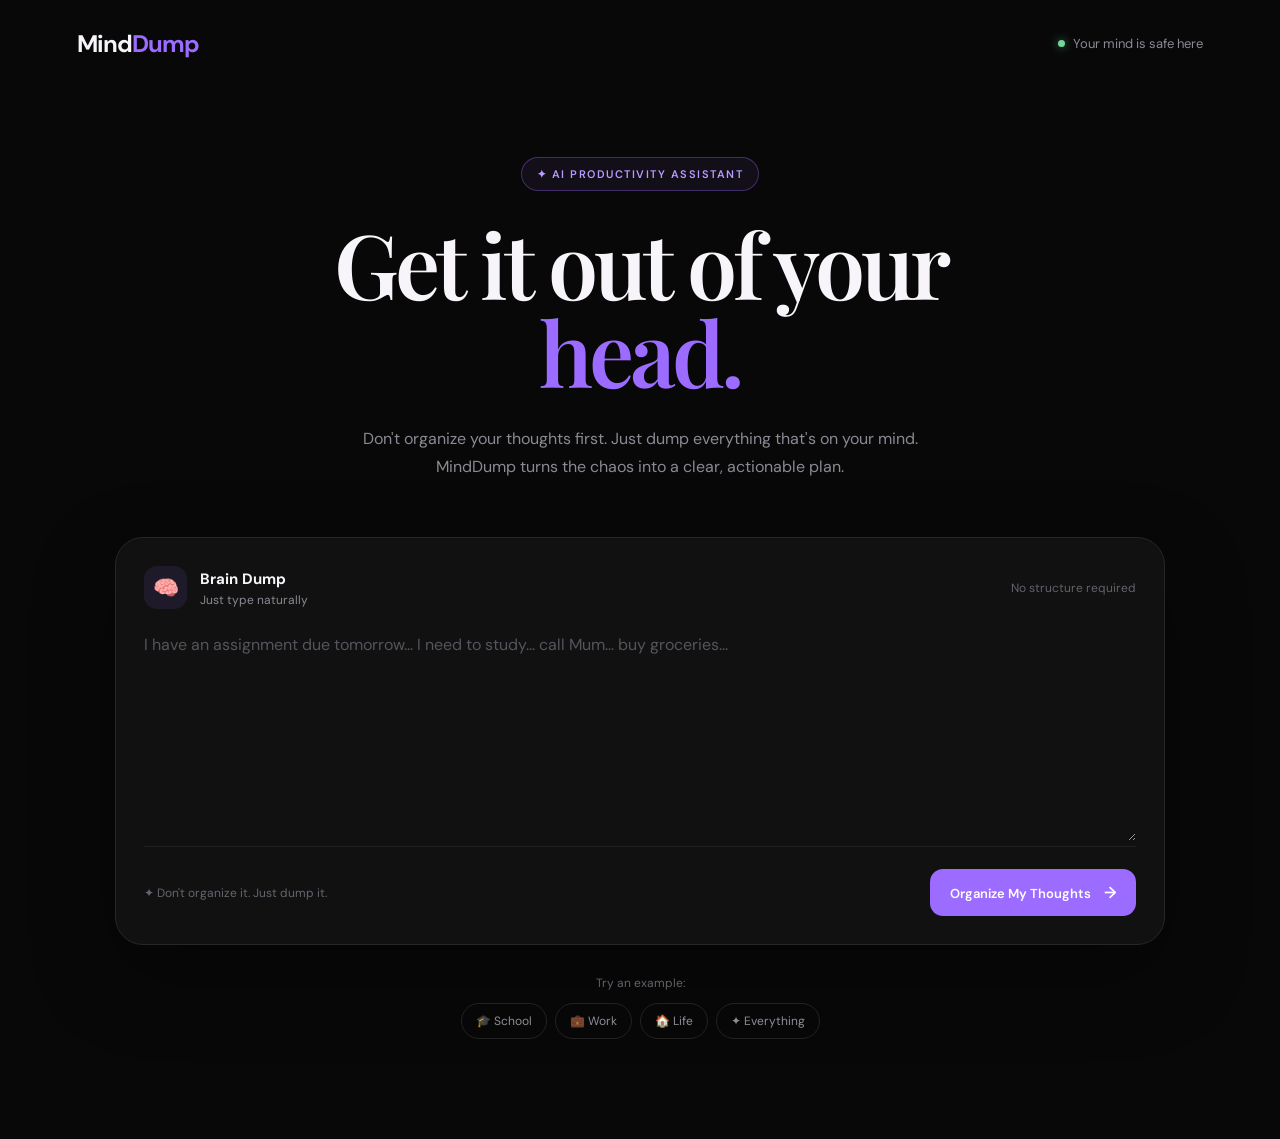
<file: index.html>
<!DOCTYPE html>
<html lang="en">
<head>
    <meta charset="UTF-8">
    <meta name="viewport" content="width=device-width, initial-scale=1.0">

    <title>MindDump — Dump It. Plan It. Do It.</title>

    <link rel="stylesheet" href="style.css">

    <link rel="preconnect" href="https://fonts.googleapis.com">
    <link rel="preconnect" href="https://fonts.gstatic.com" crossorigin>

    <link href="https://fonts.googleapis.com/css2?family=DM+Sans:wght@400;500;600;700&family=Playfair+Display:wght@500;600;700&display=swap" rel="stylesheet">
</head>

<body>

<header class="navbar">

    <div class="logo">
        Mind<span>Dump</span>
    </div>

    <div class="status">
        <span class="status-dot"></span>
        Your mind is safe here
    </div>

</header>


<main>

<!-- =========================
     HOME SCREEN
========================= -->

<section id="home-screen" class="screen active">

    <div class="hero">

        <div class="badge">
            ✦ AI PRODUCTIVITY ASSISTANT
        </div>

        <h1>
            Get it out of your
            <span>head.</span>
        </h1>

        <p>
            Don't organize your thoughts first.
            Just dump everything that's on your mind.
            MindDump turns the chaos into a clear, actionable plan.
        </p>

    </div>


    <div class="dump-card">

        <div class="input-header">

            <div class="input-title">
                <div class="brain-icon">🧠</div>

                <div>
                    <strong>Brain Dump</strong>

                    <div class="input-subtitle">
                        Just type naturally
                    </div>
                </div>
            </div>

            <div class="input-label">
                No structure required
            </div>

        </div>


        <textarea
            id="brain-dump"
            placeholder="I have an assignment due tomorrow... I need to study... call Mum... buy groceries..."
        ></textarea>


        <div class="dump-footer">

            <span class="hint">
                ✦ Don't organize it. Just dump it.
            </span>

            <button
                id="organize-btn"
                class="primary-btn"
            >
                Organize My Thoughts
                <span>→</span>
            </button>

        </div>

    </div>


    <div class="examples">

        <p>Try an example:</p>

        <div class="example-buttons">

            <button
                class="example-btn"
                data-example="school"
            >
                🎓 School
            </button>

            <button
                class="example-btn"
                data-example="work"
            >
                💼 Work
            </button>

            <button
                class="example-btn"
                data-example="life"
            >
                🏠 Life
            </button>

            <button
                class="example-btn"
                data-example="everything"
            >
                ✦ Everything
            </button>

        </div>

    </div>

</section>



<!-- =========================
     PROCESSING SCREEN
========================= -->

<section id="processing-screen" class="screen">

    <div class="processing-content">

        <div class="ai-loader">
            <div class="loader-ring"></div>
            <span>✦</span>
        </div>

        <div class="eyebrow">
            MINDDUMP AI
        </div>

        <h2>
            Organizing your thoughts.
        </h2>

        <p id="processing-message">
            Reading your thoughts...
        </p>


        <div class="processing-steps">

            <div class="processing-step">
                <span class="step-check">✓</span>
                Reading your thoughts
            </div>

            <div class="processing-step">
                <span class="step-check">✓</span>
                Identifying tasks
            </div>

            <div class="processing-step">
                <span class="step-check">✓</span>
                Detecting priorities
            </div>

            <div class="processing-step">
                <span class="step-check">✓</span>
                Building your plan
            </div>

        </div>

    </div>

</section>



<!-- =========================
     DASHBOARD
========================= -->

<section id="dashboard-screen" class="screen dashboard-screen">

    <div class="dashboard-header">

        <div class="eyebrow">
            YOUR MIND, ORGANIZED
        </div>

        <h2>
            Let's make this<br>
            manageable.
        </h2>

        <p id="summary">
            We've turned your thoughts into a plan.
        </p>

    </div>


    <!-- BRAIN LOAD -->

    <div class="brain-load-card">

        <div class="load-top">

            <div>
                <div class="load-label">
                    CURRENT BRAIN LOAD
                </div>

                <div class="load-description">
                    How much is competing for your attention
                </div>
            </div>

            <div
                id="brain-load-score"
                class="load-score"
            >
                74%
            </div>

        </div>

        <div class="progress-bar">

            <div
                id="brain-load-progress"
                class="progress-fill"
            ></div>

        </div>

    </div>


    <!-- STATS -->

    <div class="stats">

        <div class="stat-card">

            <div
                id="total-tasks"
                class="stat-number"
            >
                0
            </div>

            <div class="stat-label">
                Tasks found
            </div>

        </div>


        <div class="stat-card">

            <div
                id="urgent-tasks"
                class="stat-number urgent-number"
            >
                0
            </div>

            <div class="stat-label">
                Need attention
            </div>

        </div>


        <div class="stat-card">

            <div
                id="total-time"
                class="stat-number"
            >
                0m
            </div>

            <div class="stat-label">
                Estimated time
            </div>

        </div>

    </div>



    <!-- TASKS -->

    <div class="section-heading">

        <div>

            <div class="eyebrow">
                YOUR TASKS
            </div>

            <h3>
                Here's what you have going on.
            </h3>

        </div>

    </div>


    <div class="tasks-grid">

        <div class="task-section high">

            <div class="priority-heading">

                <span class="priority-dot"></span>

                <div>
                    <strong>High Priority</strong>
                    <small>Do these first</small>
                </div>

            </div>

            <div id="high-tasks"></div>

        </div>


        <div class="task-section medium">

            <div class="priority-heading">

                <span class="priority-dot"></span>

                <div>
                    <strong>Medium Priority</strong>
                    <small>Coming up</small>
                </div>

            </div>

            <div id="medium-tasks"></div>

        </div>


        <div class="task-section low">

            <div class="priority-heading">

                <span class="priority-dot"></span>

                <div>
                    <strong>Low Priority</strong>
                    <small>When you can</small>
                </div>

            </div>

            <div id="low-tasks"></div>

        </div>

    </div>



    <!-- =========================
         MINDFLOW
    ========================= -->

    <div class="mindflow-section">

        <div class="flow-heading">

            <div>

                <div class="eyebrow">
                    ✦ MINDFLOW
                </div>

                <h3>
                    Your plan is ready.
                </h3>

                <p>
                    Stop deciding what to do next.
                    MindFlow will guide you through it.
                </p>

            </div>

            <div class="flow-icon">
                ◉
            </div>

        </div>


        <div id="plan-list" class="plan-list"></div>


        <div class="flow-actions">

            <button
                id="start-flow-btn"
                class="primary-btn large-btn"
            >
                Start My Flow
                <span>→</span>
            </button>

            <button
                id="new-dump-btn"
                class="secondary-btn"
            >
                ← New Brain Dump
            </button>

        </div>

    </div>

</section>



<!-- =========================
     FLOW SCREEN
========================= -->

<section id="flow-screen" class="screen flow-screen">

    <div class="focus-mode">

        <div class="focus-top">

            <div class="mindflow-label">
                ✦ MINDFLOW
            </div>

            <div
                id="focus-status"
                class="focus-status"
            >
                Task 1 of 5
            </div>

        </div>


        <div class="focus-content">

            <div class="focus-task-label">
                FOCUS ON THIS
            </div>

            <h1 id="flow-task">
                Your task
            </h1>


            <div
                id="timer"
                class="timer"
            >
                60:00
            </div>


            <div class="timer-progress-container">

                <div class="timer-progress">

                    <div
                        id="timer-progress"
                        class="timer-progress-fill"
                    ></div>

                </div>

            </div>


            <p
                id="flow-message"
                class="flow-message"
            >
                One thing at a time.
            </p>


            <div class="flow-controls">

                <button
                    id="pause-btn"
                    class="flow-btn secondary-btn"
                >
                    Pause
                </button>

                <button
                    id="skip-btn"
                    class="flow-btn secondary-btn"
                >
                    Skip
                </button>

                <button
                    id="end-btn"
                    class="flow-btn danger-btn"
                >
                    End Task
                </button>

            </div>


            <div class="next-task">

                <span>UP NEXT</span>

                <strong id="next-task-name">
                    Your next task
                </strong>

                <small id="next-task-duration">
                    20 min
                </small>

            </div>

        </div>

    </div>

</section>



<!-- =========================
     BREAK SCREEN
========================= -->

<section
    id="break-screen"
    class="screen break-screen"
>

    <div class="break-mode">

        <div class="focus-top">

            <div class="mindflow-label">
                ✦ MINDFLOW
            </div>

            <div
                id="break-status"
                class="focus-status"
            >
                BREAK
            </div>

        </div>


        <div class="break-content">

            <div class="break-icon">
                ☕
            </div>

            <div class="focus-task-label">
                TAKE A BREATHER
            </div>

            <h1>
                You did that.
            </h1>

            <p class="break-subtitle">
                Step away for a moment.
                Your brain deserves a little space.
            </p>


            <div
                id="break-timer"
                class="timer break-timer"
            >
                05:00
            </div>


            <div class="timer-progress-container">

                <div class="timer-progress">

                    <div
                        id="break-progress"
                        class="timer-progress-fill"
                    ></div>

                </div>

            </div>


            <p
                id="break-message"
                class="flow-message"
            >
                Breathe. Stretch. Get some water.
            </p>


            <div class="break-next">

                <span>COMING UP</span>

                <strong id="break-next-task">
                    Your next task
                </strong>

                <small id="break-next-duration">
                    20 min
                </small>

            </div>


            <div class="flow-controls">

                <button
                    id="skip-break-btn"
                    class="flow-btn secondary-btn"
                >
                    Skip Break
                </button>

                <button
                    id="end-flow-btn"
                    class="flow-btn danger-btn"
                >
                    End Flow
                </button>

            </div>

        </div>

    </div>

</section>



<!-- =========================
     COMPLETE SCREEN
========================= -->

<section id="complete-screen" class="screen">

    <div class="complete-content">

        <div class="complete-icon">
            ✓
        </div>

        <div class="eyebrow">
            FLOW COMPLETE
        </div>

        <h2>
            You're done.
        </h2>

        <p>
            You turned mental clutter into action.
            Take a breath. You made progress.
        </p>

        <button
            id="restart-btn"
            class="primary-btn large-btn"
        >
            Start Another Dump
            <span>→</span>
        </button>

    </div>

</section>

</main>


<script src="script.js"></script>

</body>
</html>
</file>
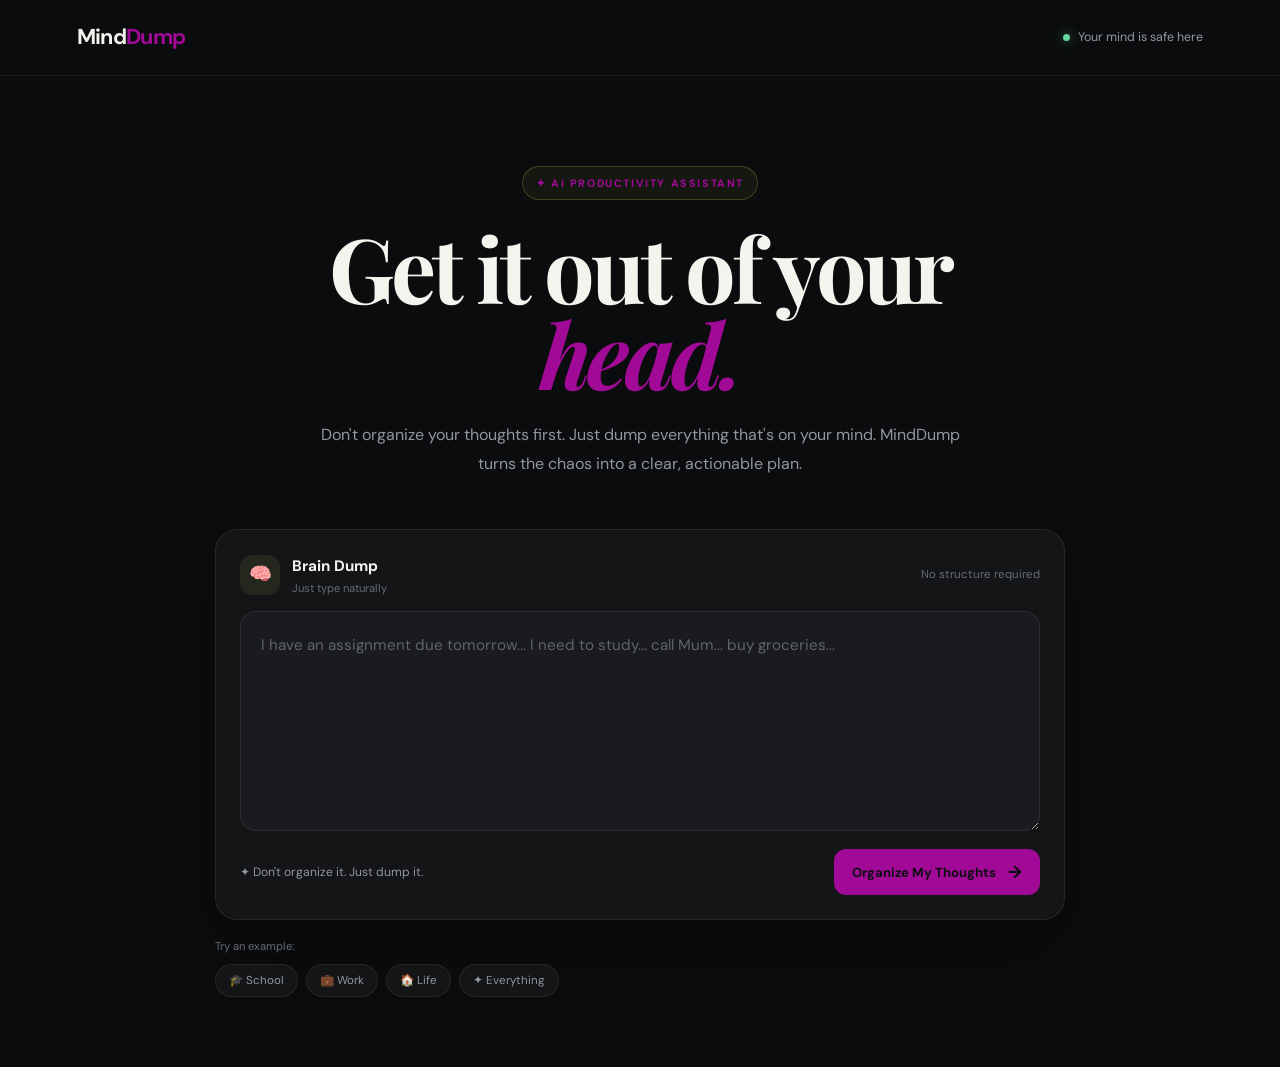
<file: first.html>
<!DOCTYPE html>
<html lang="en">
<head>
    <meta charset="UTF-8">
    <meta name="viewport" content="width=device-width, initial-scale=1.0">

    <title>MindDump — Dump It. Plan It. Do It.</title>

    <link rel="stylesheet" href="second.css">

    <link rel="preconnect" href="https://fonts.googleapis.com">
    <link rel="preconnect" href="https://fonts.gstatic.com" crossorigin>

    <link href="https://fonts.googleapis.com/css2?family=DM+Sans:wght@400;500;600;700&family=Playfair+Display:wght@500;600;700&display=swap" rel="stylesheet">
</head>

<body>

<header class="navbar">

    <div class="logo">
        Mind<span>Dump</span>
    </div>

    <div class="status">
        <span class="status-dot"></span>
        Your mind is safe here
    </div>

</header>


<main>

<!-- =========================
     HOME SCREEN
========================= -->

<section id="home-screen" class="screen active">

    <div class="hero">

        <div class="badge">
            ✦ AI PRODUCTIVITY ASSISTANT
        </div>

        <h1>
            Get it out of your
            <span>head.</span>
        </h1>

        <p>
            Don't organize your thoughts first.
            Just dump everything that's on your mind.
            MindDump turns the chaos into a clear, actionable plan.
        </p>

    </div>


    <div class="dump-card">

        <div class="input-header">

            <div class="input-title">
                <div class="brain-icon">🧠</div>

                <div>
                    <strong>Brain Dump</strong>
                    <div class="input-subtitle">
                        Just type naturally
                    </div>
                </div>
            </div>

            <div class="input-label">
                No structure required
            </div>

        </div>


        <textarea
            id="brain-dump"
            placeholder="I have an assignment due tomorrow... I need to study... call Mum... buy groceries..."
        ></textarea>


        <div class="dump-footer">

            <span class="hint">
                ✦ Don't organize it. Just dump it.
            </span>

            <button
                id="organize-btn"
                class="primary-btn"
            >
                Organize My Thoughts
                <span>→</span>
            </button>

        </div>

    </div>


    <div class="examples">

        <p>Try an example:</p>

        <div class="example-buttons">

            <button
                class="example-btn"
                data-example="school"
            >
                🎓 School
            </button>

            <button
                class="example-btn"
                data-example="work"
            >
                💼 Work
            </button>

            <button
                class="example-btn"
                data-example="life"
            >
                🏠 Life
            </button>

            <button
                class="example-btn"
                data-example="everything"
            >
                ✦ Everything
            </button>

        </div>

    </div>

</section>



<!-- =========================
     PROCESSING SCREEN
========================= -->

<section id="processing-screen" class="screen">

    <div class="processing-content">

        <div class="ai-loader">
            <div class="loader-ring"></div>
            <span>✦</span>
        </div>

        <div class="eyebrow">
            MINDDUMP AI
        </div>

        <h2>
            Organizing your thoughts.
        </h2>

        <p id="processing-message">
            Reading your thoughts...
        </p>


        <div class="processing-steps">

            <div class="processing-step">
                <span class="step-check">✓</span>
                Reading your thoughts
            </div>

            <div class="processing-step">
                <span class="step-check">✓</span>
                Identifying tasks
            </div>

            <div class="processing-step">
                <span class="step-check">✓</span>
                Detecting priorities
            </div>

            <div class="processing-step">
                <span class="step-check">✓</span>
                Building your plan
            </div>

        </div>

    </div>

</section>



<!-- =========================
     DASHBOARD
========================= -->

<section id="dashboard-screen" class="screen dashboard-screen">

    <div class="dashboard-header">

        <div class="eyebrow">
            YOUR MIND, ORGANIZED
        </div>

        <h2>
            Let's make this<br>
            manageable.
        </h2>

        <p id="summary">
            We've turned your thoughts into a plan.
        </p>

    </div>


    <!-- BRAIN LOAD -->

    <div class="brain-load-card">

        <div class="load-top">

            <div>
                <div class="load-label">
                    CURRENT BRAIN LOAD
                </div>

                <div class="load-description">
                    How much is competing for your attention
                </div>
            </div>

            <div
                id="brain-load-score"
                class="load-score"
            >
                74%
            </div>

        </div>

        <div class="progress-bar">
            <div
                id="brain-load-progress"
                class="progress-fill"
            ></div>
        </div>

    </div>


    <!-- STATS -->

    <div class="stats">

        <div class="stat-card">
            <div
                id="total-tasks"
                class="stat-number"
            >
                0
            </div>

            <div class="stat-label">
                Tasks found
            </div>
        </div>


        <div class="stat-card">
            <div
                id="urgent-tasks"
                class="stat-number urgent-number"
            >
                0
            </div>

            <div class="stat-label">
                Need attention
            </div>
        </div>


        <div class="stat-card">
            <div
                id="total-time"
                class="stat-number"
            >
                0m
            </div>

            <div class="stat-label">
                Estimated time
            </div>
        </div>

    </div>



    <!-- TASKS -->

    <div class="section-heading">

        <div>
            <div class="eyebrow">
                YOUR TASKS
            </div>

            <h3>
                Here's what you have going on.
            </h3>
        </div>

    </div>


    <div class="tasks-grid">

        <div class="task-section high">

            <div class="priority-heading">
                <span class="priority-dot"></span>

                <div>
                    <strong>High Priority</strong>
                    <small>Do these first</small>
                </div>
            </div>

            <div id="high-tasks"></div>

        </div>


        <div class="task-section medium">

            <div class="priority-heading">
                <span class="priority-dot"></span>

                <div>
                    <strong>Medium Priority</strong>
                    <small>Coming up</small>
                </div>
            </div>

            <div id="medium-tasks"></div>

        </div>


        <div class="task-section low">

            <div class="priority-heading">
                <span class="priority-dot"></span>

                <div>
                    <strong>Low Priority</strong>
                    <small>When you can</small>
                </div>
            </div>

            <div id="low-tasks"></div>

        </div>

    </div>



    <!-- MINDFLOW -->

    <div class="mindflow-section">

        <div class="flow-heading">

            <div>
                <div class="eyebrow">
                    ✦ MINDFLOW
                </div>

                <h3>
                    Your plan is ready.
                </h3>

                <p>
                    Stop deciding what to do next.
                    MindFlow will guide you through it.
                </p>
            </div>

            <div class="flow-icon">
                ◉
            </div>

        </div>


        <div id="plan-list" class="plan-list"></div>


        <div class="flow-actions">

            <button
                id="start-flow-btn"
                class="primary-btn large-btn"
            >
                Start My Flow
                <span>→</span>
            </button>

            <button
                id="new-dump-btn"
                class="secondary-btn"
            >
                ← New Brain Dump
            </button>

        </div>

    </div>

</section>



<!-- =========================
     FLOW SCREEN
========================= -->

<section id="flow-screen" class="screen flow-screen">

    <div class="focus-mode">

        <div class="focus-top">

            <div class="mindflow-label">
                ✦ MINDFLOW
            </div>

            <div
                id="focus-status"
                class="focus-status"
            >
                Task 1 of 5
            </div>

        </div>


        <div class="focus-content">

            <div class="focus-task-label">
                FOCUS ON THIS
            </div>

            <h1 id="flow-task">
                Your task
            </h1>


            <div
                id="timer"
                class="timer"
            >
                60:00
            </div>


            <div class="timer-progress-container">

                <div class="timer-progress">
                    <div
                        id="timer-progress"
                        class="timer-progress-fill"
                    ></div>
                </div>

            </div>


            <p id="flow-message" class="flow-message">
                One thing at a time.
            </p>


            <div class="flow-controls">

                <button
                    id="pause-btn"
                    class="flow-btn secondary-btn"
                >
                    Pause
                </button>

                <button
                    id="skip-btn"
                    class="flow-btn secondary-btn"
                >
                    Skip
                </button>

                <button
                    id="end-btn"
                    class="flow-btn danger-btn"
                >
                    End Task
                </button>

            </div>


            <div class="next-task">

                <span>UP NEXT</span>

                <strong id="next-task-name">
                    Your next task
                </strong>

                <small id="next-task-duration">
                    20 min
                </small>

            </div>

        </div>

    </div>

</section>



<!-- =========================
     COMPLETE SCREEN
========================= -->

<section id="complete-screen" class="screen">

    <div class="complete-content">

        <div class="complete-icon">
            ✓
        </div>

        <div class="eyebrow">
            FLOW COMPLETE
        </div>

        <h2>
            You're done.
        </h2>

        <p>
            You turned mental clutter into action.
            Take a breath. You made progress.
        </p>

        <button
            id="restart-btn"
            class="primary-btn large-btn"
        >
            Start Another Dump
            <span>→</span>
        </button>

    </div>

</section>

</main>


<script src="third.js"></script>

</body>
</html>
</file>
<file: style.css>
/* =========================================
   MINDDUMP — GLOBAL
========================================= */

* {
    margin: 0;
    padding: 0;
    box-sizing: border-box;
}

:root {
    --bg: #080808;
    --surface: #111111;
    --surface-light: #171717;
    --border: #272727;

    --purple: #9b6cff;
    --purple-light: #b99aff;
    --purple-dark: #7046d9;

    --white: #f7f5fa;
    --text: #d8d5dc;
    --muted: #8d8993;

    --danger: #e56b75;
    --success: #73d69b;

    --radius: 24px;
}

html {
    scroll-behavior: smooth;
}

body {
    background: var(--bg);
    color: var(--white);
    font-family: "DM Sans", sans-serif;
    min-height: 100vh;
}

button,
textarea {
    font-family: inherit;
}

button {
    cursor: pointer;
}

::selection {
    background: var(--purple);
    color: white;
}


/* =========================================
   NAVBAR
========================================= */

.navbar {
    width: 100%;
    padding: 28px 6vw;

    display: flex;
    justify-content: space-between;
    align-items: center;
}

.logo {
    font-size: 24px;
    font-weight: 700;
    letter-spacing: -1px;
}

.logo span {
    color: var(--purple);
}

.status {
    color: var(--muted);
    font-size: 13px;

    display: flex;
    align-items: center;
    gap: 8px;
}

.status-dot {
    width: 7px;
    height: 7px;
    border-radius: 50%;
    background: var(--success);
    box-shadow: 0 0 10px rgba(115, 214, 155, 0.6);
}


/* =========================================
   SCREEN SYSTEM
========================================= */

.screen {
    display: none;
    min-height: calc(100vh - 80px);
}

.screen.active {
    display: block;
}


/* =========================================
   HOME
========================================= */

#home-screen {
    max-width: 1100px;
    margin: 0 auto;
    padding: 70px 25px 100px;
}


/* =========================================
   HERO
========================================= */

.hero {
    text-align: center;
    max-width: 820px;
    margin: 0 auto 55px;
}

.badge {
    display: inline-flex;
    align-items: center;

    padding: 9px 15px;
    margin-bottom: 28px;

    border: 1px solid rgba(155, 108, 255, 0.35);
    border-radius: 100px;

    background: rgba(155, 108, 255, 0.07);

    color: var(--purple-light);
    font-size: 11px;
    font-weight: 600;
    letter-spacing: 1.5px;
}

.hero h1 {
    font-family: "Playfair Display", serif;
    font-size: clamp(55px, 7vw, 92px);
    line-height: 0.98;
    letter-spacing: -4px;
    font-weight: 600;
}

.hero h1 span {
    color: var(--purple);
}

.hero p {
    max-width: 620px;
    margin: 30px auto 0;

    color: var(--muted);
    font-size: 16px;
    line-height: 1.8;
}


/* =========================================
   BRAIN DUMP CARD
========================================= */

.dump-card {
    background: var(--surface);

    border: 1px solid var(--border);
    border-radius: 28px;

    padding: 28px;

    box-shadow:
        0 30px 80px rgba(0, 0, 0, 0.35);

    transition: border-color 0.3s ease;
}

.dump-card:focus-within {
    border-color: rgba(155, 108, 255, 0.5);
}

.input-header {
    display: flex;
    justify-content: space-between;
    align-items: center;

    margin-bottom: 22px;
}

.input-title {
    display: flex;
    align-items: center;
    gap: 13px;
}

.brain-icon {
    width: 43px;
    height: 43px;

    display: grid;
    place-items: center;

    border-radius: 13px;

    background: rgba(155, 108, 255, 0.1);

    font-size: 21px;
}

.input-title strong {
    font-size: 15px;
}

.input-subtitle {
    color: var(--muted);
    font-size: 12px;
    margin-top: 3px;
}

.input-label {
    color: #65616a;
    font-size: 12px;
}

textarea {
    width: 100%;
    min-height: 210px;

    resize: vertical;

    border: none;
    outline: none;

    background: transparent;

    color: var(--white);

    font-size: 16px;
    line-height: 1.8;
}

textarea::placeholder {
    color: #57535c;
}

.dump-footer {
    display: flex;
    justify-content: space-between;
    align-items: center;

    gap: 20px;

    padding-top: 22px;

    border-top: 1px solid #202020;
}

.hint {
    color: #68636e;
    font-size: 12px;
}

.primary-btn,
.secondary-btn,
.danger-btn {
    border: none;
    border-radius: 13px;

    padding: 13px 20px;

    font-size: 13px;
    font-weight: 600;

    transition:
        transform 0.2s ease,
        background 0.2s ease,
        border-color 0.2s ease;
}

.primary-btn {
    background: var(--purple);
    color: white;
}

.primary-btn:hover {
    background: var(--purple-light);
    transform: translateY(-2px);
}

.primary-btn span {
    margin-left: 10px;
    font-size: 16px;
}

.secondary-btn {
    background: transparent;
    color: var(--text);
    border: 1px solid var(--border);
}

.secondary-btn:hover {
    background: var(--surface-light);
    border-color: #3a3a3a;
}

.danger-btn {
    background: rgba(229, 107, 117, 0.08);
    color: var(--danger);
    border: 1px solid rgba(229, 107, 117, 0.2);
}

.danger-btn:hover {
    background: rgba(229, 107, 117, 0.15);
}


/* =========================================
   EXAMPLES
========================================= */

.examples {
    text-align: center;
    margin-top: 30px;
}

.examples p {
    color: #65616a;
    font-size: 12px;
    margin-bottom: 12px;
}

.example-buttons {
    display: flex;
    justify-content: center;
    gap: 8px;
    flex-wrap: wrap;
}

.example-btn {
    background: transparent;
    border: 1px solid #222;

    color: #918c97;

    border-radius: 100px;
    padding: 9px 14px;

    font-size: 12px;

    transition: all 0.2s ease;
}

.example-btn:hover {
    border-color: rgba(155, 108, 255, 0.4);
    color: var(--purple-light);
}


/* =========================================
   EYEBROW
========================================= */

.eyebrow {
    color: var(--purple-light);
    font-size: 10px;
    font-weight: 700;
    letter-spacing: 2px;
}


/* =========================================
   PROCESSING SCREEN
========================================= */

#processing-screen {
    align-items: center;
    justify-content: center;

    padding: 80px 25px;
}

#processing-screen.active {
    display: flex;
}

.processing-content {
    text-align: center;
    max-width: 500px;
}

.ai-loader {
    width: 80px;
    height: 80px;

    position: relative;

    margin: 0 auto 30px;

    display: grid;
    place-items: center;

    color: var(--purple);

    font-size: 25px;
}

.loader-ring {
    position: absolute;
    inset: 0;

    border: 2px solid #222;
    border-top-color: var(--purple);

    border-radius: 50%;

    animation: spin 1.2s linear infinite;
}

@keyframes spin {
    to {
        transform: rotate(360deg);
    }
}

.processing-content h2 {
    font-family: "Playfair Display", serif;
</file>
<file: second.css>
:root {
    --bg: #0b0c0d;
    --surface: #131517;
    --surface-2: #191b1e;
    --surface-3: #202328;

    --text: #f5f3ed;
    --muted: #92969e;
    --muted-2: #686d75;

    --accent: #a10a97;
    --accent-dark: #9f0a92;

    --red: #ff7373;
    --yellow: #ffc95c;
    --green: #65d6a0;

    --border: rgba(255, 255, 255, 0.08);

    --radius: 22px;
}


/* =========================
   RESET
========================= */

* {
    margin: 0;
    padding: 0;
    box-sizing: border-box;
}

html {
    scroll-behavior: smooth;
}

body {
    font-family: "DM Sans", sans-serif;
    background: var(--bg);
    color: var(--text);
    min-height: 100vh;
    line-height: 1.5;
}

button,
textarea {
    font-family: inherit;
}

button {
    cursor: pointer;
}


/* =========================
   NAVBAR
========================= */

.navbar {
    height: 76px;
    padding: 0 6%;
    display: flex;
    align-items: center;
    justify-content: space-between;

    border-bottom: 1px solid var(--border);
}

.logo {
    font-size: 1.35rem;
    font-weight: 700;
    letter-spacing: -0.7px;
}

.logo span {
    color: var(--accent);
}

.status {
    display: flex;
    align-items: center;
    gap: 8px;

    color: var(--muted);
    font-size: 0.78rem;
}

.status-dot {
    width: 7px;
    height: 7px;
    border-radius: 50%;
    background: var(--green);
    box-shadow: 0 0 12px rgba(101, 214, 160, 0.6);
}


/* =========================
   SCREEN SYSTEM
========================= */

.screen {
    display: none;
    width: 100%;
    min-height: calc(100vh - 76px);
    padding: 70px 6%;
}

.screen.active {
    display: block;
}


/* =========================
   TYPOGRAPHY
========================= */

.eyebrow {
    color: var(--accent);
    font-size: 0.7rem;
    font-weight: 700;
    letter-spacing: 2px;
}

h1,
h2,
h3 {
    font-family: "Playfair Display", serif;
}


/* =========================
   HOME
========================= */

#home-screen {
    max-width: 1150px;
    margin: auto;
}

.hero {
    max-width: 800px;
    margin: 20px auto 50px;
    text-align: center;
}

.badge {
    display: inline-flex;
    padding: 8px 13px;

    border: 1px solid rgba(216, 255, 100, 0.2);
    background: rgba(216, 255, 100, 0.05);

    color: var(--accent);

    border-radius: 100px;

    font-size: 0.67rem;
    font-weight: 700;
    letter-spacing: 1.6px;

    margin-bottom: 24px;
}

.hero h1 {
    font-size: clamp(3.3rem, 7vw, 6.4rem);
    line-height: 0.96;
    letter-spacing: -4px;
    margin-bottom: 25px;
}

.hero h1 span {
    color: var(--accent);
    font-style: italic;
}

.hero p {
    max-width: 650px;
    margin: auto;

    color: var(--muted);

    font-size: 1rem;
    line-height: 1.8;
}


/* =========================
   DUMP CARD
========================= */

.dump-card {
    max-width: 850px;
    margin: auto;

    background: var(--surface);

    border: 1px solid var(--border);
    border-radius: var(--radius);

    padding: 24px;

    box-shadow:
        0 30px 80px rgba(0, 0, 0, 0.25);
}

.input-header {
    display: flex;
    justify-content: space-between;
    align-items: center;

    margin-bottom: 15px;
}

.input-title {
    display: flex;
    align-items: center;
    gap: 12px;
}

.input-title strong {
    font-size: 0.95rem;
}

.input-subtitle {
    color: var(--muted-2);
    font-size: 0.7rem;
    margin-top: 2px;
}

.brain-icon {
    width: 40px;
    height: 40px;

    display: grid;
    place-items: center;

    border-radius: 12px;

    background: rgba(216, 255, 100, 0.08);

    font-size: 1.15rem;
}

.input-label {
    color: var(--muted-2);
    font-size: 0.72rem;
}

textarea {
    display: block;

    width: 100%;
    min-height: 220px;

    resize: vertical;

    background: var(--surface-2);

    border: 1px solid var(--border);
    border-radius: 16px;

    padding: 20px;

    color: var(--text);

    font-size: 0.95rem;
    line-height: 1.8;

    outline: none;

    transition: 0.25s ease;
}

textarea::placeholder {
    color: #60646b;
}

textarea:focus {
    border-color: rgba(216, 255, 100, 0.4);

    box-shadow:
        0 0 0 4px rgba(216, 255, 100, 0.04);
}

.dump-footer {
    display: flex;
    justify-content: space-between;
    align-items: center;

    gap: 20px;

    margin-top: 18px;
}

.hint {
    color: var(--muted);
    font-size: 0.76rem;
}


/* =========================
   BUTTONS
========================= */

.primary-btn,
.secondary-btn,
.danger-btn {
    border: none;

    min-height: 46px;

    padding: 0 18px;

    border-radius: 12px;

    display: inline-flex;
    align-items: center;
    justify-content: center;
    gap: 12px;

    font-size: 0.82rem;
    font-weight: 700;

    transition:
        transform 0.2s ease,
        background 0.2s ease,
        border 0.2s ease;
}

.primary-btn {
    background: var(--accent);
    color: #0d0e0f;
}

.primary-btn:hover {
    background: var(--accent-dark);
    transform: translateY(-2px);
}

.primary-btn:active,
.secondary-btn:active,
.danger-btn:active {
    transform: scale(0.97);
}

.primary-btn span {
    font-size: 1.1rem;
}

.secondary-btn {
    background: transparent;

    color: var(--text);

    border: 1px solid var(--border);
}

.secondary-btn:hover {
    background: var(--surface-2);
    border-color: rgba(255, 255, 255, 0.15);
}

.danger-btn {
    background: rgba(255, 115, 115, 0.09);
    color: var(--red);

    border: 1px solid rgba(255, 115, 115, 0.18);
}

.danger-btn:hover {
    background: rgba(255, 115, 115, 0.15);
}

.large-btn {
    min-height: 52px;
    padding: 0 24px;
}


/* =========================
   EXAMPLES
========================= */

.examples {
    max-width: 850px;
    margin: 18px auto 0;
}

.examples > p {
    color: var(--muted-2);
    font-size: 0.7rem;
    margin-bottom: 9px;
}

.example-buttons {
    display: flex;
    flex-wrap: wrap;
    gap: 8px;
}

.example-btn {
    border: 1px solid var(--border);

    background: var(--surface);

    color: var(--muted);

    padding: 8px 13px;

    border-radius: 100px;

    font-size: 0.72rem;

    transition: 0.2s ease;
}

.example-btn:hover {
    color: var(--text);

    border-color: rgba(216, 255, 100, 0.25);

    background: rgba(216, 255, 100, 0.04);
}


/* =========================
   PROCESSING
========================= */

#processing-screen {
    align-items: center;
    justify-content: center;
    text-align: center;
}

#processing-screen.active {
    display: flex;
}

.processing-content {
    width: 100%;
    max-width: 500px;
}

.ai-loader {
    position: relative;

    width: 88px;
    height: 88px;

    display: grid;
    place-items: center;

    margin: 0 auto 30px;
}

.loader-ring {
    position: absolute;
    inset: 0;

    border: 2px solid rgba(216, 255, 100, 0.1);
    border-top-color: var(--accent);

    border-radius: 50%;

    animation: spin 1s linear infinite;
}

.ai-loader span {
    color: var(--accent);
    font-size: 1.5rem;
}

.processing-content h2 {
    font-size: 2.5rem;
    line-height: 1.1;

    margin: 10px 0 12px;
}

.processing-content > p {
    color: var(--muted);
    font-size: 0.85rem;
}

.processing-steps {
    text-align: left;

    margin-top: 32px;

    padding: 17px 20px;

    background: var(--surface);

    border: 1px solid var(--border);
    border-radius: 18px;
}

.processing-step {
    display: flex;
    align-items: center;
    gap: 12px;

    padding: 9px 0;

    color: var(--muted);

    font-size: 0.8rem;
}

.step-check {
    width: 24px;
    height: 24px;

    display: grid;
    place-items: center;

    border-radius: 50%;

    background: rgba(216, 255, 100, 0.08);

    color: var(--accent);

    font-size: 0.65rem;
}

@keyframes spin {
    to {
        transform: rotate(360deg);
    }
}


/* =========================
   DASHBOARD
========================= */

.dashboard-screen {
    max-width: 1150px;
    margin: auto;
}

.dashboard-header {
    margin-bottom: 35px;
}

.dashboard-header h2 {
    font-size: clamp(2.7rem, 5vw, 4.2rem);
    line-height: 1;
    letter-spacing: -1.5px;

    margin: 9px 0 14px;
}

.dashboard-header p {
    color: var(--muted);
    font-size: 0.88rem;
}


/* =========================
   BRAIN LOAD
========================= */

.brain-load-card {
    background: var(--surface);

    border: 1px solid var(--border);
    border-radius: 20px;

    padding: 23px;

    margin-bottom: 15px;
}

.load-top {
    display: flex;
    align-items: center;
    justify-content: space-between;

    margin-bottom: 17px;
}

.load-label {
    font-size: 0.7rem;
    font-weight: 700;
    letter-spacing: 1px;
}

.load-description {
    color: var(--muted-2);
    font-size: 0.7rem;

    margin-top: 3px;
}

.load-score {
    color: var(--accent);

    font-size: 1.8rem;
    font-weight: 700;
}

.progress-bar {
    height: 7px;

    background: var(--surface-3);

    border-radius: 100px;

    overflow: hidden;
}

.progress-fill {
    height: 100%;
    width: 0;

    background: var(--accent);

    border-radius: inherit;

    transition: width 0.7s ease;
}


/* =========================
   STATS
========================= */

.stats {
    display: grid;
    grid-template-columns: repeat(3, 1fr);

    gap: 14px;

    margin-bottom: 45px;
}

.stat-card {
    padding: 20px;

    background: var(--surface);

    border: 1px solid var(--border);
    border-radius: 17px;
}

.stat-number {
    font-size: 1.65rem;
    font-weight: 700;

    margin-bottom: 3px;
}

.urgent-number {
    color: var(--red);
}

.stat-label {
    color: var(--muted-2);
    font-size: 0.7rem;
}


/* =========================
   SECTION HEADING
========================= */

.section-heading {
    margin-bottom: 17px;
}

.section-heading h3 {
    font-size: 1.5rem;
    margin-top: 5px;
}


/* =========================
   TASK GRID
========================= */

.tasks-grid {
    display: grid;
    grid-template-columns: repeat(3, 1fr);

    gap: 14px;

    margin-bottom: 45px;
}

.task-section {
    min-height: 180px;

    padding: 18px;

    background: var(--surface);

    border: 1px solid var(--border);
    border-radius: 19px;
}

.priority-heading {
    display: flex;
    align-items: center;

    gap: 10px;

    margin-bottom: 15px;
}

.priority-heading strong {
    display: block;
    font-size: 0.8rem;
}

.priority-heading small {
    display: block;

    color: var(--muted-2);

    font-size: 0.65rem;

    margin-top: 2px;
}

.priority-dot {
    width: 9px;
    height: 9px;

    border-radius: 50%;
}

.high .priority-dot {
    background: var(--red);
}

.medium .priority-dot {
    background: var(--yellow);
}

.low .priority-dot {
    background: var(--green);
}

.task-item {
    padding: 12px;

    background: var(--surface-2);

    border-radius: 12px;

    margin-bottom: 8px;

    font-size: 0.76rem;

    border: 1px solid transparent;
}

.task-item:hover {
    border-color: var(--border);
}

.task-item:last-child {
    margin-bottom: 0;
}

.task-duration {
    color: var(--muted-2);

    font-size: 0.63rem;

    margin-top: 5px;
}


/* =========================
   MINDFLOW
========================= */

.mindflow-section {
    padding: 28px;

    border-radius: 23px;

    background:
        linear-gradient(
            135deg,
            rgba(216, 255, 100, 0.08),
            rgba(255, 255, 255, 0.015)
        );

    border: 1px solid rgba(216, 255, 100, 0.15);
}

.flow-heading {
    display: flex;
    align-items: flex-start;
    justify-content: space-between;

    gap: 20px;
}

.flow-heading h3 {
    font-size: 2rem;
    line-height: 1;

    margin: 8px 0 10px;
}

.flow-heading p {
    color: var(--muted);

    font-size: 0.8rem;

    max-width: 550px;
}

.flow-icon {
    width: 46px;
    height: 46px;

    display: grid;
    place-items: center;

    border-radius: 14px;

    background: rgba(216, 255, 100, 0.08);

    color: var(--accent);

    font-size: 1.3rem;
}

.plan-list {
    margin: 25px 0;
}

.plan-item {
    display: grid;
    grid-template-columns: 75px 1fr;

    gap: 15px;

    padding: 14px 0;

    border-bottom: 1px solid var(--border);
}

.plan-item:last-child {
    border-bottom: none;
}

.plan-time {
    color: var(--accent);

    font-size: 0.68rem;
    font-weight: 600;

    padding-top: 2px;
}

.plan-task {
    font-size: 0.8rem;
    font-weight: 600;
}

.plan-duration {
    color: var(--muted-2);

    font-size: 0.65rem;

    margin-top: 3px;
}

.flow-actions {
    display: flex;
    flex-wrap: wrap;
    gap: 9px;
}


/* =========================
   FLOW SCREEN
========================= */

#flow-screen {
    max-width: 900px;
    margin: auto;

    text-align: center;
}

#flow-screen.active {
    display: block;
}

.focus-mode {
    min-height: 70vh;

    display: flex;
    flex-direction: column;
}

.focus-top {
    display: flex;
    align-items: center;
    justify-content: space-between;

    margin-bottom: 80px;
}

.mindflow-label {
    color: var(--accent);

    font-size: 0.72rem;
    font-weight: 700;

    letter-spacing: 2px;
}

.focus-status {
    color: var(--muted);

    font-size: 0.7rem;

    padding: 7px 11px;

    border: 1px solid var(--border);

    border-radius: 100px;
}

.focus-task-label {
    color: var(--muted-2);

    font-size: 0.68rem;
    font-weight: 700;

    letter-spacing: 1.5px;

    margin-bottom: 12px;
}

#flow-task {
    max-width: 750px;

    margin: auto;

    font-size: clamp(2.4rem, 6vw, 4.8rem);

    line-height: 1.05;

    letter-spacing: -1.5px;
}

.timer {
    font-size: clamp(5rem, 13vw, 8.5rem);

    line-height: 1;

    font-weight: 700;

    letter-spacing: -6px;

    margin: 42px 0 30px;

    font-variant-numeric: tabular-nums;
}

.timer-progress-container {
    max-width: 520px;

    margin: auto;
}

.timer-progress {
    width: 100%;
    height: 5px;

    background: var(--surface-3);

    border-radius: 100px;

    overflow: hidden;
}

.timer-progress-fill {
    height: 100%;
    width: 100%;

    background: var(--accent);

    transition: width 1s linear;
}

.flow-message {
    min-height: 24px;

    margin-top: 18px;

    color: var(--muted);

    font-size: 0.8rem;
}

.flow-controls {
    display: flex;
    justify-content: center;

    gap: 8px;

    margin-top: 25px;
}

.flow-btn {
    min-width: 95px;
}

.next-task {
    display: flex;
    flex-direction: column;

    gap: 4px;

    margin-top: 65px;

    color: var(--muted-2);
}

.next-task span {
    font-size: 0.6rem;

    letter-spacing: 1.5px;

    font-weight: 700;
}

.next-task strong {
    color: var(--text);

    font-size: 0.8rem;
}

.next-task small {
    color: var(--muted-2);

    font-size: 0.65rem;
}


/* =========================
   COMPLETE
========================= */

#complete-screen {
    align-items: center;
    justify-content: center;

    text-align: center;
}

#complete-screen.active {
    display: flex;
}

.complete-content {
    max-width: 600px;
}

.complete-icon {
    width: 80px;
    height: 80px;

    display: grid;
    place-items: center;

    margin: 0 auto 25px;

    border-radius: 50%;

    color: var(--green);

    background: rgba(101, 214, 160, 0.08);

    border: 1px solid rgba(101, 214, 160, 0.2);

    font-size: 1.8rem;
}

.complete-content h2 {
    font-size: clamp(3rem, 7vw, 5rem);

    line-height: 1;

    margin: 8px 0 18px;
}

.complete-content p {
    color: var(--muted);

    max-width: 430px;

    margin: 0 auto 28px;

    font-size: 0.85rem;
}


/* =========================
   RESPONSIVE
========================= */

@media (max-width: 800px) {

    .screen {
        padding: 55px 5%;
    }

    .tasks-grid {
        grid-template-columns: 1fr;
    }

    .stats {
        grid-template-columns: repeat(3, 1fr);
    }

    .hero h1 {
        letter-spacing: -2px;
    }
}


@media (max-width: 600px) {

    .navbar {
        padding: 0 5%;
    }

    .status {
        font-size: 0.65rem;
    }

    .hero {
        margin-top: 5px;
    }

    .hero h1 {
        font-size: 3.3rem;
    }

    .hero p {
        font-size: 0.85rem;
    }

    .dump-card {
        padding: 16px;
    }

    .input-label {
        display: none;
    }

    .dump-footer {
        flex-direction: column;
        align-items: stretch;
    }

    .primary-btn,
    .secondary-btn,
    .danger-btn {
        width: 100%;
    }

    .hint {
        text-align: center;
    }

    .stats {
        gap: 7px;
    }

    .stat-card {
        padding: 15px 10px;
    }

    .stat-number {
        font-size: 1.35rem;
    }

    .stat-label {
        font-size: 0.6rem;
    }

    .flow-heading {
        flex-direction: column;
    }

    .flow-icon {
        display: none;
    }

    .flow-actions {
        flex-direction: column;
    }

    .flow-controls {
        flex-wrap: wrap;
    }

    .flow-controls button {
        flex: 1;
    }

    .timer {
        font-size: 4.5rem;
        letter-spacing: -3px;
    }

    #flow-task {
        font-size: 2.3rem;
    }

    .focus-top {
        margin-bottom: 55px;
    }
}
</file>
